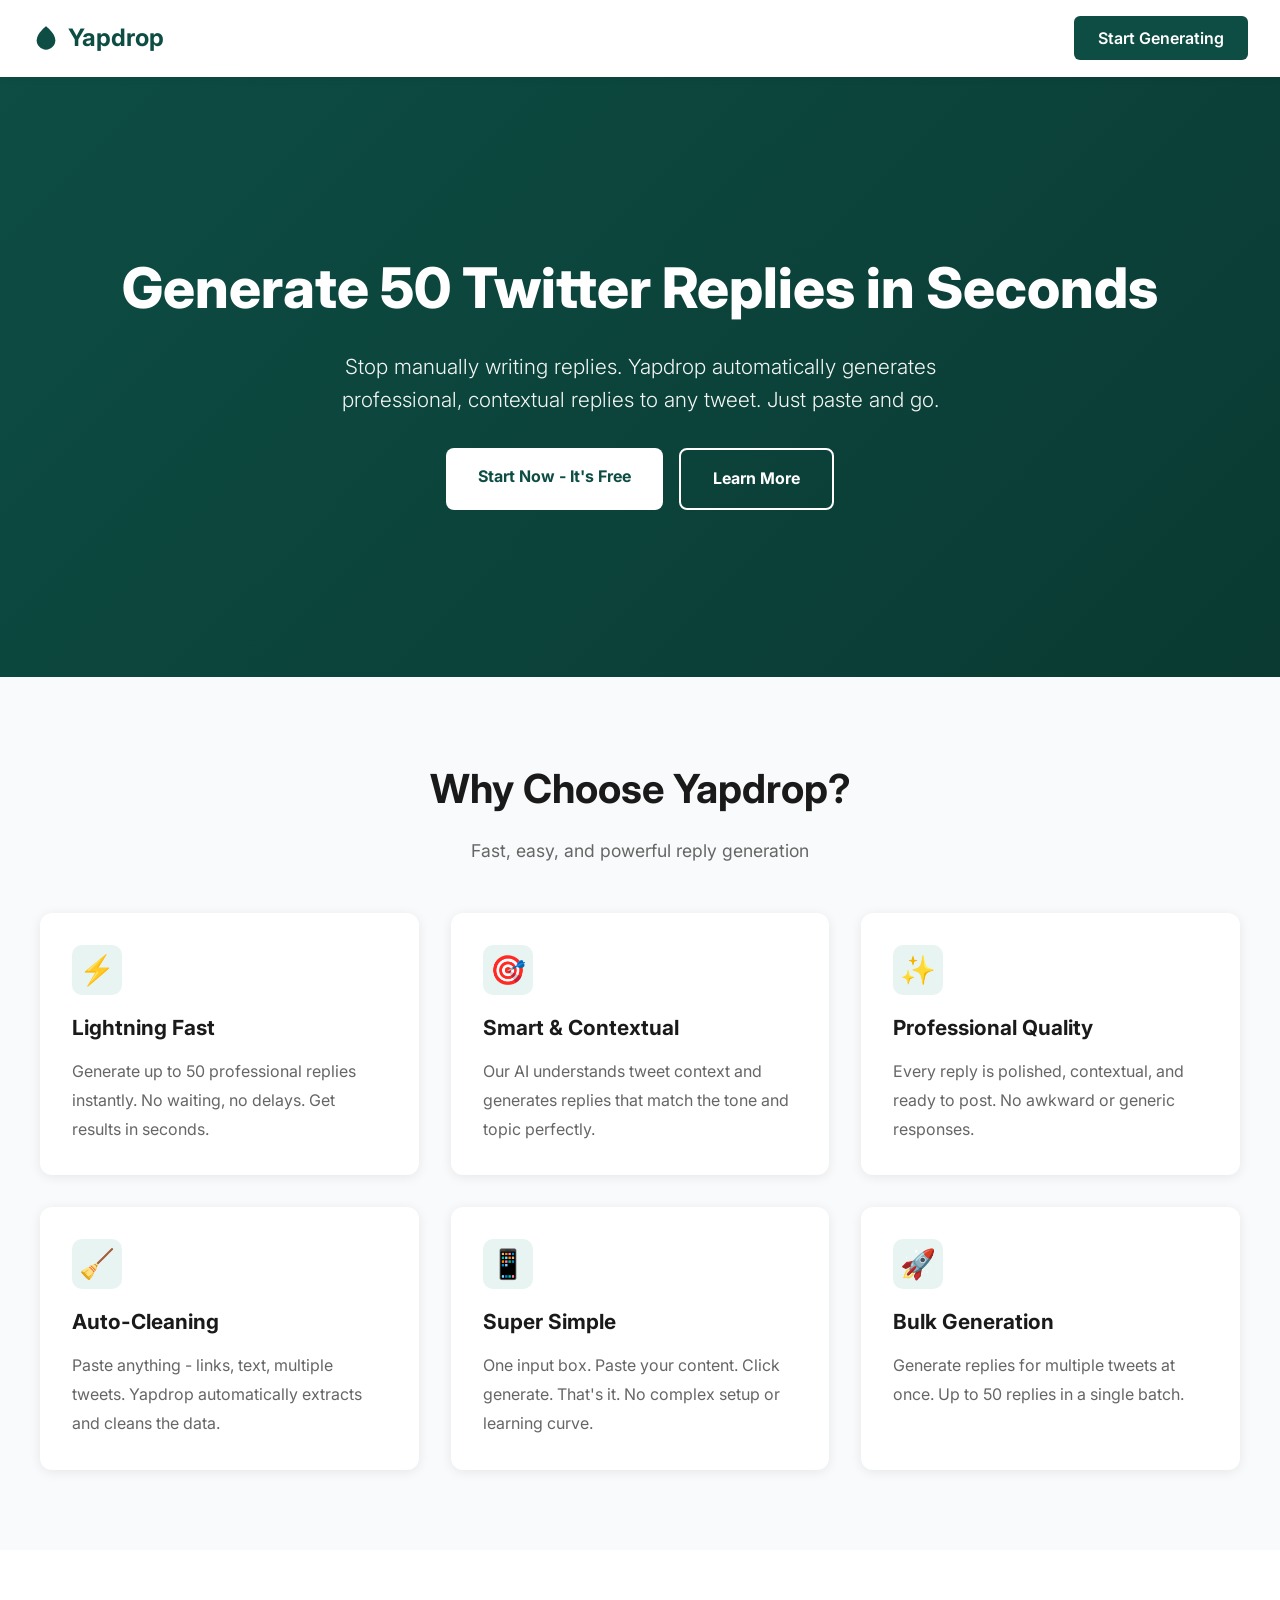
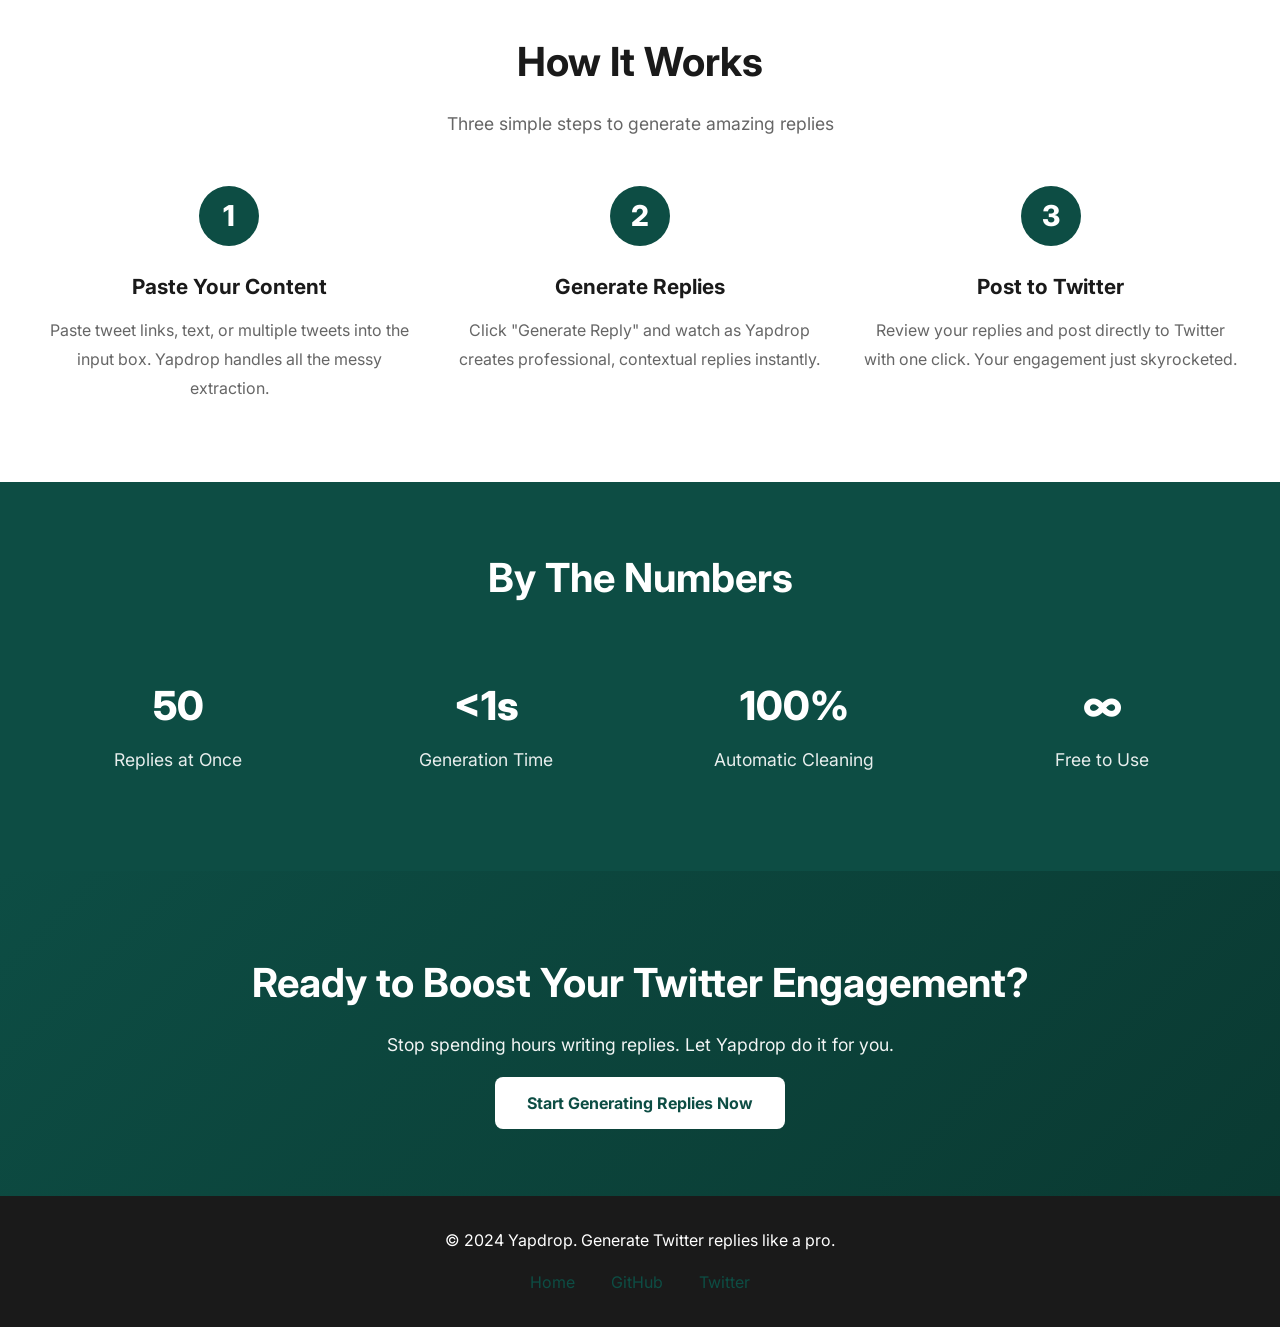
<file: index.html>
<!DOCTYPE html>
<html lang="en">
<head>
    <meta charset="UTF-8">
    <meta name="viewport" content="width=device-width, initial-scale=1.0">
    <title>Yapdrop 💧 - Generate Twitter Replies in Seconds</title>
    <link rel="preconnect" href="https://fonts.googleapis.com">
    <link rel="preconnect" href="https://fonts.gstatic.com" crossorigin>
    <link href="https://fonts.googleapis.com/css2?family=Inter:wght@400;500;600;700;800&display=swap" rel="stylesheet">
     <style>
        * {
            margin: 0;
            padding: 0;
            box-sizing: border-box;
        }

        body {
            font-family: 'Inter', sans-serif;
            line-height: 1.6;
            color: #1a1a1a;
        }

        /* Navigation */
        nav {
            background: #fff;
            padding: 1.2rem 2rem;
            display: flex;
            justify-content: space-between;
            align-items: center;
            box-shadow: 0 2px 8px rgba(0, 0, 0, 0.05);
            position: sticky;
            top: 0;
            z-index: 100;
        }

        .logo {
            display: flex;
            align-items: center;
            gap: 0.5rem;
            font-size: 1.5rem;
            font-weight: 700;
            color: #0D4D44;
        }

        .logo svg {
            width: 28px;
            height: 28px;
        }

        nav a {
            color: #666;
            text-decoration: none;
            font-weight: 500;
            transition: color 0.3s;
        }

        nav a:hover {
            color: #0D4D44;
        }

        .cta-button {
            background: #0D4D44;
            color: white;
            padding: 0.75rem 1.5rem;
            border-radius: 6px;
            text-decoration: none;
            font-weight: 600;
            transition: all 0.3s;
            border: none;
            cursor: pointer;
        }

        .cta-button:hover {
            background: #0a3a32;
            transform: translateY(-2px);
            box-shadow: 0 4px 12px rgba(13, 77, 68, 0.3);
        }

        /* Hero Section */
        .hero {
            background: linear-gradient(135deg, #0D4D44 0%, #0a3a32 100%);
            color: white;
            padding: 6rem 2rem;
            text-align: center;
            min-height: 600px;
            display: flex;
            flex-direction: column;
            justify-content: center;
            align-items: center;
        }

        .hero h1 {
            font-size: 3.5rem;
            margin-bottom: 1rem;
            font-weight: 800;
        }

        .hero p {
            font-size: 1.3rem;
            margin-bottom: 2rem;
            max-width: 600px;
            opacity: 0.95;
            font-weight: 300;
        }

        .hero-buttons {
            display: flex;
            gap: 1rem;
            justify-content: center;
            flex-wrap: wrap;
        }

        .btn-primary {
            background: white;
            color: #0D4D44;
            padding: 1rem 2rem;
            border-radius: 8px;
            font-weight: 700;
            text-decoration: none;
            transition: all 0.3s;
            border: none;
            cursor: pointer;
            font-size: 1rem;
        }

        .btn-primary:hover {
            transform: translateY(-3px);
            box-shadow: 0 8px 20px rgba(0, 0, 0, 0.2);
        }

        .btn-secondary {
            background: transparent;
            color: white;
            padding: 1rem 2rem;
            border-radius: 8px;
            font-weight: 700;
            text-decoration: none;
            border: 2px solid white;
            transition: all 0.3s;
            cursor: pointer;
            font-size: 1rem;
        }

        .btn-secondary:hover {
            background: rgba(255, 255, 255, 0.1);
        }

        /* Features Section */
        .features {
            padding: 5rem 2rem;
            background: #f9fafb;
        }

        .container {
            max-width: 1200px;
            margin: 0 auto;
        }

        .section-title {
            text-align: center;
            font-size: 2.5rem;
            margin-bottom: 1rem;
            color: #1a1a1a;
        }

        .section-subtitle {
            text-align: center;
            font-size: 1.1rem;
            color: #666;
            margin-bottom: 3rem;
            max-width: 500px;
            margin-left: auto;
            margin-right: auto;
        }

        .features-grid {
            display: grid;
            grid-template-columns: repeat(auto-fit, minmax(280px, 1fr));
            gap: 2rem;
            margin-top: 3rem;
        }

        .feature-card {
            background: white;
            padding: 2rem;
            border-radius: 12px;
            box-shadow: 0 2px 12px rgba(0, 0, 0, 0.08);
            transition: all 0.3s;
        }

        .feature-card:hover {
            transform: translateY(-8px);
            box-shadow: 0 8px 24px rgba(0, 0, 0, 0.15);
        }

        .feature-icon {
            width: 50px;
            height: 50px;
            background: #e8f4f2;
            border-radius: 10px;
            display: flex;
            align-items: center;
            justify-content: center;
            font-size: 1.8rem;
            margin-bottom: 1rem;
        }

        .feature-card h3 {
            font-size: 1.3rem;
            margin-bottom: 0.8rem;
            color: #1a1a1a;
        }

        .feature-card p {
            color: #666;
            line-height: 1.8;
        }

        /* How It Works */
        .how-it-works {
            padding: 5rem 2rem;
            background: white;
        }

        .steps-grid {
            display: grid;
            grid-template-columns: repeat(auto-fit, minmax(250px, 1fr));
            gap: 2rem;
            margin-top: 3rem;
        }

        .step {
            text-align: center;
        }

        .step-number {
            width: 60px;
            height: 60px;
            background: #0D4D44;
            color: white;
            border-radius: 50%;
            display: flex;
            align-items: center;
            justify-content: center;
            font-size: 1.8rem;
            font-weight: 800;
            margin: 0 auto 1.5rem;
        }

        .step h3 {
            font-size: 1.3rem;
            margin-bottom: 0.8rem;
            color: #1a1a1a;
        }

        .step p {
            color: #666;
            line-height: 1.8;
        }

        /* Stats Section */
        .stats {
            background: #0D4D44;
            color: white;
            padding: 4rem 2rem;
            text-align: center;
        }

        .stats-grid {
            display: grid;
            grid-template-columns: repeat(auto-fit, minmax(200px, 1fr));
            gap: 2rem;
            margin-top: 2rem;
        }

        .stat {
            padding: 2rem;
        }

        .stat-number {
            font-size: 2.5rem;
            font-weight: 800;
            margin-bottom: 0.5rem;
        }

        .stat-label {
            font-size: 1.1rem;
            opacity: 0.9;
        }

        /* CTA Section */
        .cta-section {
            background: linear-gradient(135deg, #0D4D44 0%, #0a3a32 100%);
            color: white;
            padding: 5rem 2rem;
            text-align: center;
        }

        .cta-section h2 {
            font-size: 2.5rem;
            margin-bottom: 1rem;
        }

        .cta-section p {
            font-size: 1.1rem;
            margin-bottom: 2rem;
            opacity: 0.95;
        }

        /* Footer */
        footer {
            background: #1a1a1a;
            color: white;
            padding: 2rem;
            text-align: center;
        }

        footer p {
            margin-bottom: 0.5rem;
        }

        .footer-links {
            margin-top: 1rem;
        }

        .footer-links a {
            color: #0D4D44;
            text-decoration: none;
            margin: 0 1rem;
        }

        .footer-links a:hover {
            text-decoration: underline;
        }

        /* Responsive */
        @media (max-width: 768px) {
            .hero h1 {
                font-size: 2rem;
            }

            .hero p {
                font-size: 1rem;
            }

            .section-title {
                font-size: 2rem;
            }

            .hero-buttons {
                flex-direction: column;
            }

            .btn-primary, .btn-secondary {
                width: 100%;
            }

            nav {
                flex-direction: column;
                gap: 1rem;
            }
        }
    </style>
</head>
<body>
    <!-- Navigation -->
    <nav>
        <div class="logo">
            <svg width="24" height="24" viewBox="0 0 24 24" fill="none" xmlns="http://www.w3.org/2000/svg">
                <path d="M12 22C16.4183 22 20 18.4183 20 14C20 8 12 2 12 2C12 2 4 8 4 14C4 18.4183 7.58172 22 12 22Z" fill="#0D4D44"/>
            </svg>
            Yapdrop
        </div>
        <div>
            <a href="/app" class="cta-button">Start Generating</a>
        </div>
    </nav>

    <!-- Hero Section -->
    <section class="hero">
        <h1>Generate 50 Twitter Replies in Seconds</h1>
        <p>Stop manually writing replies. Yapdrop automatically generates professional, contextual replies to any tweet. Just paste and go.</p>
        <div class="hero-buttons">
            <a href="/app" class="btn-primary">Start Now - It's Free</a>
            <a href="#features" class="btn-secondary">Learn More</a>
        </div>
    </section>

    <!-- Features Section -->
    <section class="features" id="features">
        <div class="container">
            <h2 class="section-title">Why Choose Yapdrop?</h2>
            <p class="section-subtitle">Fast, easy, and powerful reply generation</p>
            
            <div class="features-grid">
                <div class="feature-card">
                    <div class="feature-icon">⚡</div>
                    <h3>Lightning Fast</h3>
                    <p>Generate up to 50 professional replies instantly. No waiting, no delays. Get results in seconds.</p>
                </div>

                <div class="feature-card">
                    <div class="feature-icon">🎯</div>
                    <h3>Smart & Contextual</h3>
                    <p>Our AI understands tweet context and generates replies that match the tone and topic perfectly.</p>
                </div>

                <div class="feature-card">
                    <div class="feature-icon">✨</div>
                    <h3>Professional Quality</h3>
                    <p>Every reply is polished, contextual, and ready to post. No awkward or generic responses.</p>
                </div>

                <div class="feature-card">
                    <div class="feature-icon">🧹</div>
                    <h3>Auto-Cleaning</h3>
                    <p>Paste anything - links, text, multiple tweets. Yapdrop automatically extracts and cleans the data.</p>
                </div>

                <div class="feature-card">
                    <div class="feature-icon">📱</div>
                    <h3>Super Simple</h3>
                    <p>One input box. Paste your content. Click generate. That's it. No complex setup or learning curve.</p>
                </div>

                <div class="feature-card">
                    <div class="feature-icon">🚀</div>
                    <h3>Bulk Generation</h3>
                    <p>Generate replies for multiple tweets at once. Up to 50 replies in a single batch.</p>
                </div>
            </div>
        </div>
    </section>

    <!-- How It Works -->
    <section class="how-it-works">
        <div class="container">
            <h2 class="section-title">How It Works</h2>
            <p class="section-subtitle">Three simple steps to generate amazing replies</p>
            
            <div class="steps-grid">
                <div class="step">
                    <div class="step-number">1</div>
                    <h3>Paste Your Content</h3>
                    <p>Paste tweet links, text, or multiple tweets into the input box. Yapdrop handles all the messy extraction.</p>
                </div>

                <div class="step">
                    <div class="step-number">2</div>
                    <h3>Generate Replies</h3>
                    <p>Click "Generate Reply" and watch as Yapdrop creates professional, contextual replies instantly.</p>
                </div>

                <div class="step">
                    <div class="step-number">3</div>
                    <h3>Post to Twitter</h3>
                    <p>Review your replies and post directly to Twitter with one click. Your engagement just skyrocketed.</p>
                </div>
            </div>
        </div>
    </section>

    <!-- Stats Section -->
    <section class="stats">
        <div class="container">
            <h2 class="section-title" style="color: white;">By The Numbers</h2>
            
            <div class="stats-grid">
                <div class="stat">
                    <div class="stat-number">50</div>
                    <div class="stat-label">Replies at Once</div>
                </div>

                <div class="stat">
                    <div class="stat-number">&lt;1s</div>
                    <div class="stat-label">Generation Time</div>
                </div>

                <div class="stat">
                    <div class="stat-number">100%</div>
                    <div class="stat-label">Automatic Cleaning</div>
                </div>

                <div class="stat">
                    <div class="stat-number">∞</div>
                    <div class="stat-label">Free to Use</div>
                </div>
            </div>
        </div>
    </section>

    <!-- CTA Section -->
    <section class="cta-section">
        <div class="container">
            <h2>Ready to Boost Your Twitter Engagement?</h2>
            <p>Stop spending hours writing replies. Let Yapdrop do it for you.</p>
            <a href="/app" class="btn-primary">Start Generating Replies Now</a>
        </div>
    </section>

    <!-- Footer -->
    <footer>
        <p>&copy; 2024 Yapdrop. Generate Twitter replies like a pro.</p>
        <div class="footer-links">
            <a href="landing.html">Home</a>
            <a href="https://github.com/Damilare10/yapdrop" target="_blank">GitHub</a>
            <a href="https://twitter.com" target="_blank">Twitter</a>
        </div>
    </footer>

    
</body>
</html>
</file>
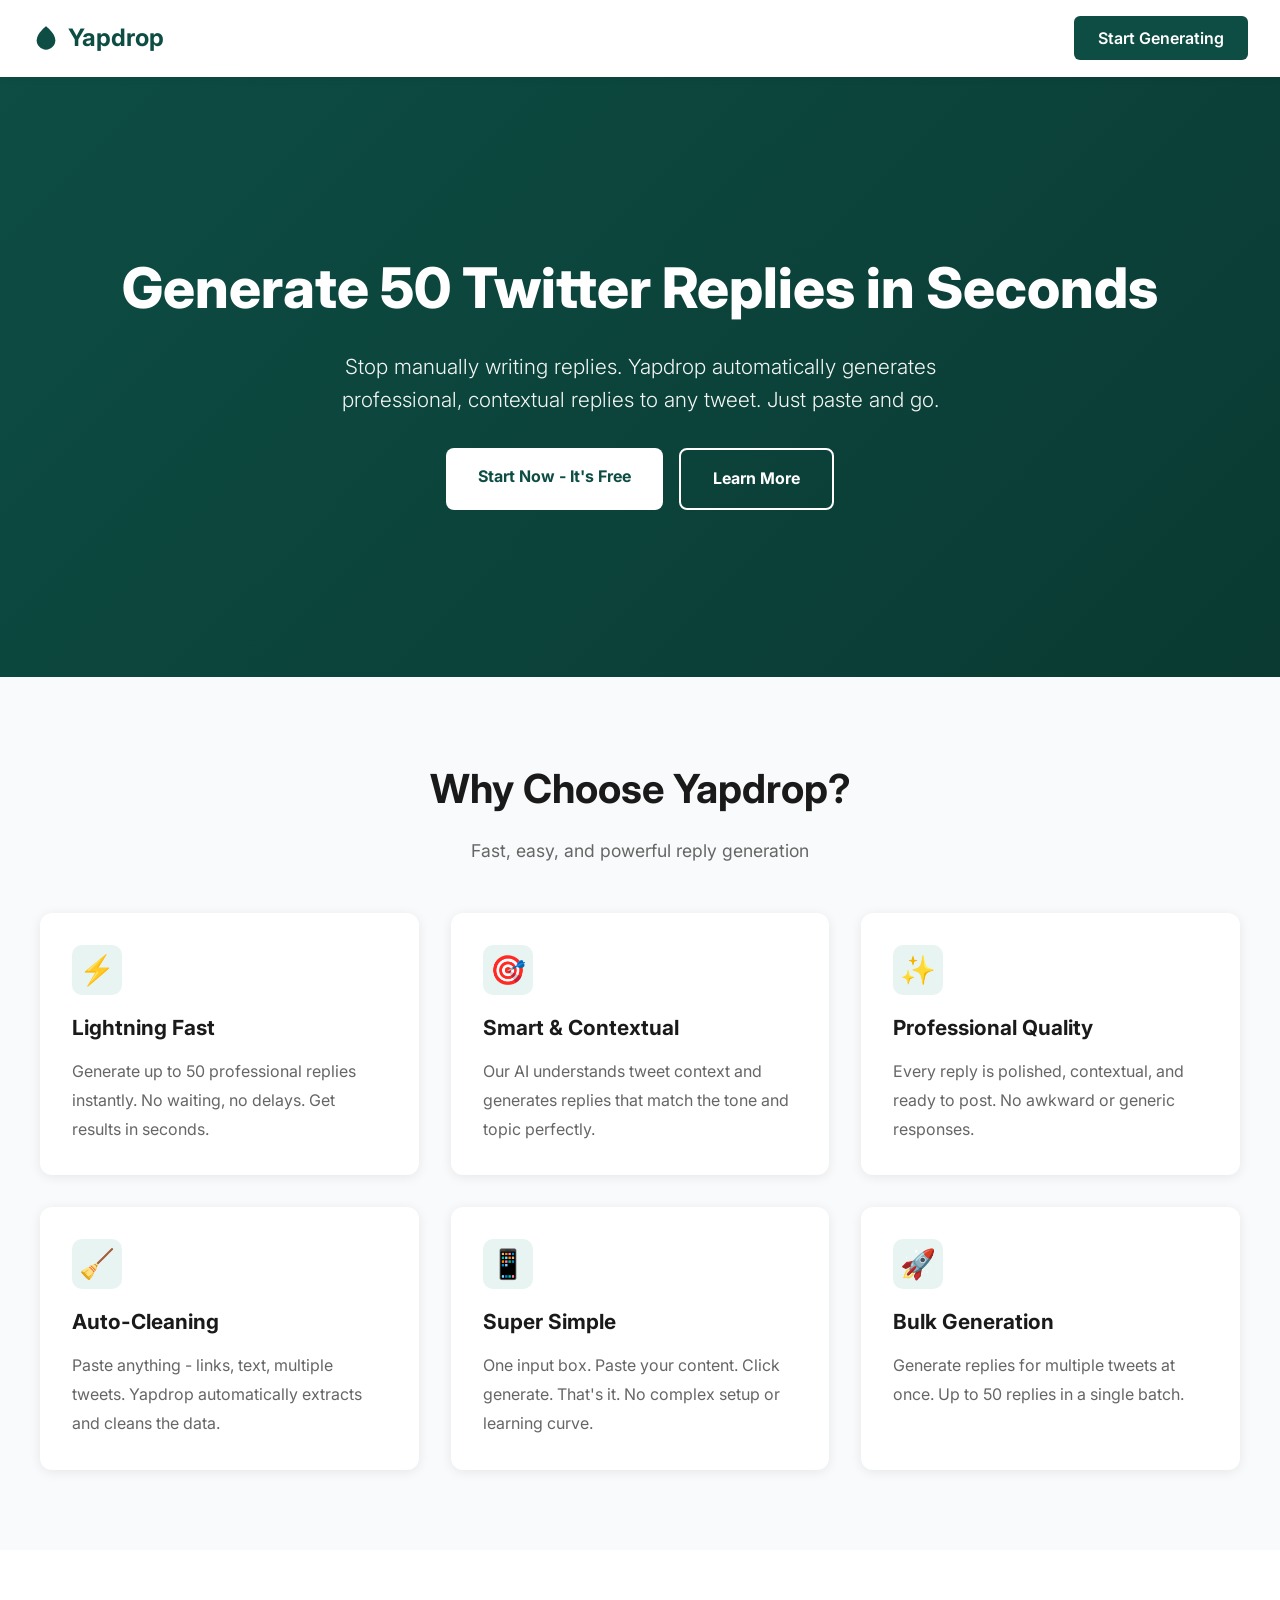
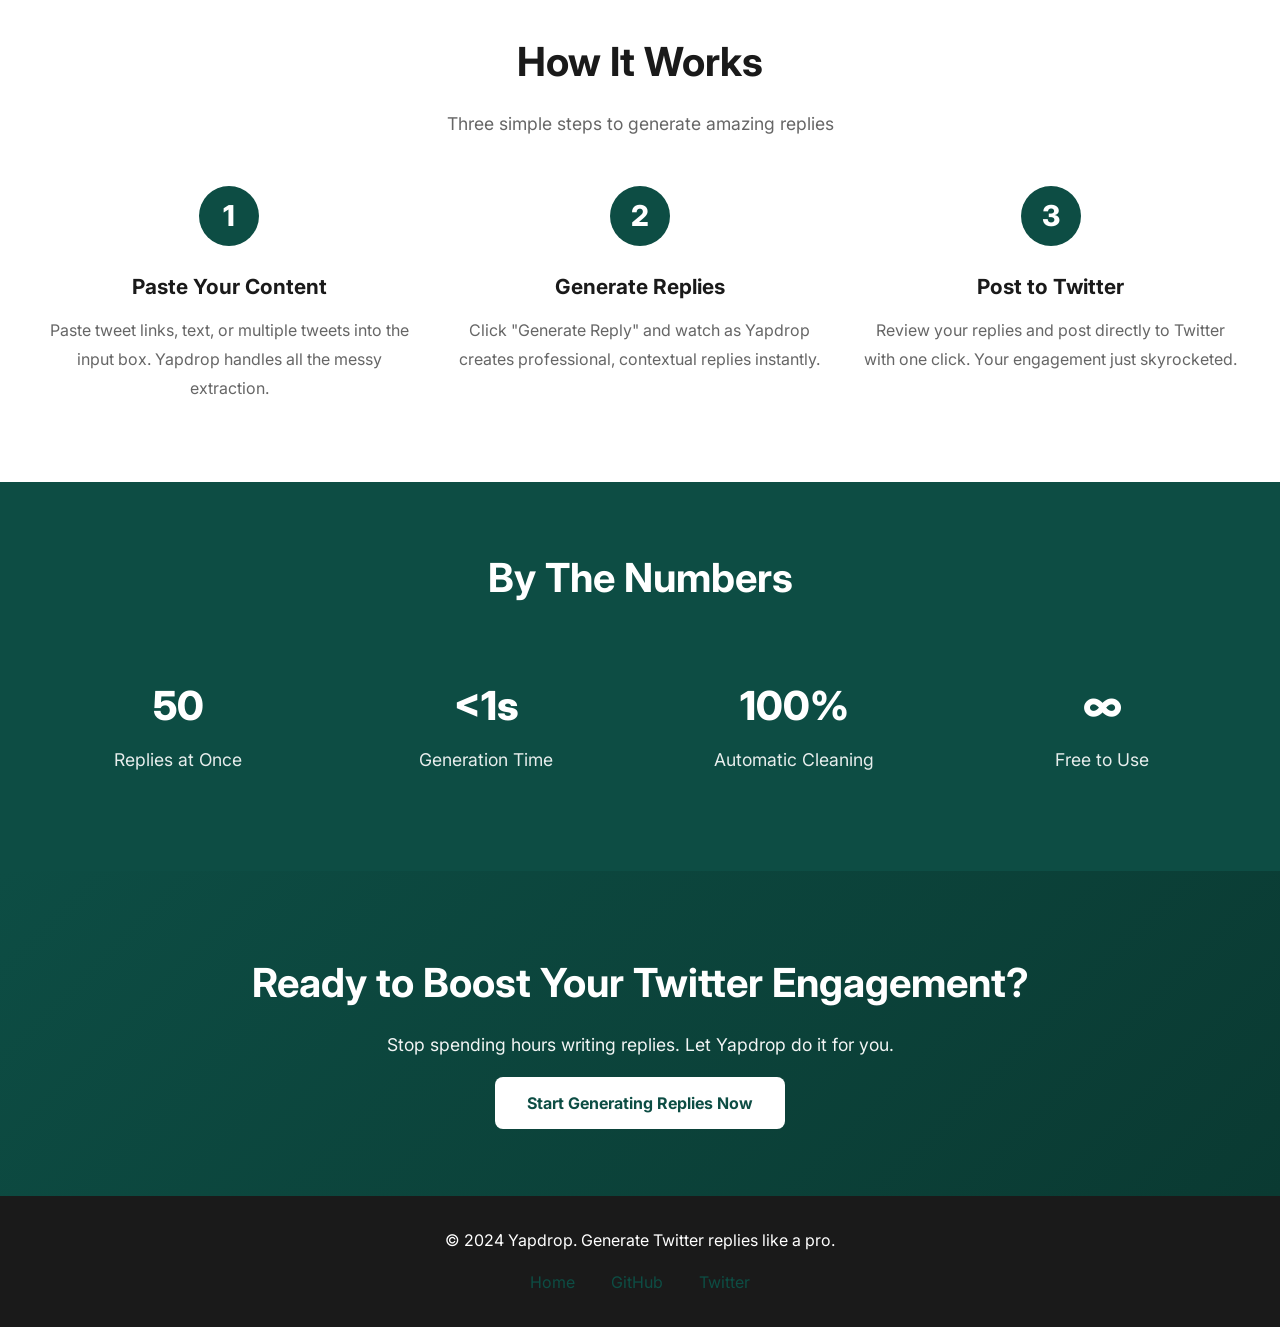
<file: landing.html>
<!DOCTYPE html>
<html lang="en">
<head>
    <meta charset="UTF-8">
    <meta name="viewport" content="width=device-width, initial-scale=1.0">
    <title>Yapdrop 💧 - Generate Twitter Replies in Seconds</title>
    <link rel="preconnect" href="https://fonts.googleapis.com">
    <link rel="preconnect" href="https://fonts.gstatic.com" crossorigin>
    <link href="https://fonts.googleapis.com/css2?family=Inter:wght@400;500;600;700;800&display=swap" rel="stylesheet">
    <script defer src="https://cloud.umami.is/script.js" data-website-id="6d46ab6c-1475-4475-8c4b-d8a9c3b5e7a9"></script>
    <style>
        * {
            margin: 0;
            padding: 0;
            box-sizing: border-box;
        }

        body {
            font-family: 'Inter', sans-serif;
            line-height: 1.6;
            color: #1a1a1a;
        }

        /* Navigation */
        nav {
            background: #fff;
            padding: 1.2rem 2rem;
            display: flex;
            justify-content: space-between;
            align-items: center;
            box-shadow: 0 2px 8px rgba(0, 0, 0, 0.05);
            position: sticky;
            top: 0;
            z-index: 100;
        }

        .logo {
            display: flex;
            align-items: center;
            gap: 0.5rem;
            font-size: 1.5rem;
            font-weight: 700;
            color: #0D4D44;
        }

        .logo svg {
            width: 28px;
            height: 28px;
        }

        nav a {
            color: #666;
            text-decoration: none;
            font-weight: 500;
            transition: color 0.3s;
        }

        nav a:hover {
            color: #0D4D44;
        }

        .cta-button {
            background: #0D4D44;
            color: white;
            padding: 0.75rem 1.5rem;
            border-radius: 6px;
            text-decoration: none;
            font-weight: 600;
            transition: all 0.3s;
            border: none;
            cursor: pointer;
        }

        .cta-button:hover {
            background: #0a3a32;
            transform: translateY(-2px);
            box-shadow: 0 4px 12px rgba(13, 77, 68, 0.3);
        }

        /* Hero Section */
        .hero {
            background: linear-gradient(135deg, #0D4D44 0%, #0a3a32 100%);
            color: white;
            padding: 6rem 2rem;
            text-align: center;
            min-height: 600px;
            display: flex;
            flex-direction: column;
            justify-content: center;
            align-items: center;
        }

        .hero h1 {
            font-size: 3.5rem;
            margin-bottom: 1rem;
            font-weight: 800;
        }

        .hero p {
            font-size: 1.3rem;
            margin-bottom: 2rem;
            max-width: 600px;
            opacity: 0.95;
            font-weight: 300;
        }

        .hero-buttons {
            display: flex;
            gap: 1rem;
            justify-content: center;
            flex-wrap: wrap;
        }

        .btn-primary {
            background: white;
            color: #0D4D44;
            padding: 1rem 2rem;
            border-radius: 8px;
            font-weight: 700;
            text-decoration: none;
            transition: all 0.3s;
            border: none;
            cursor: pointer;
            font-size: 1rem;
        }

        .btn-primary:hover {
            transform: translateY(-3px);
            box-shadow: 0 8px 20px rgba(0, 0, 0, 0.2);
        }

        .btn-secondary {
            background: transparent;
            color: white;
            padding: 1rem 2rem;
            border-radius: 8px;
            font-weight: 700;
            text-decoration: none;
            border: 2px solid white;
            transition: all 0.3s;
            cursor: pointer;
            font-size: 1rem;
        }

        .btn-secondary:hover {
            background: rgba(255, 255, 255, 0.1);
        }

        /* Features Section */
        .features {
            padding: 5rem 2rem;
            background: #f9fafb;
        }

        .container {
            max-width: 1200px;
            margin: 0 auto;
        }

        .section-title {
            text-align: center;
            font-size: 2.5rem;
            margin-bottom: 1rem;
            color: #1a1a1a;
        }

        .section-subtitle {
            text-align: center;
            font-size: 1.1rem;
            color: #666;
            margin-bottom: 3rem;
            max-width: 500px;
            margin-left: auto;
            margin-right: auto;
        }

        .features-grid {
            display: grid;
            grid-template-columns: repeat(auto-fit, minmax(280px, 1fr));
            gap: 2rem;
            margin-top: 3rem;
        }

        .feature-card {
            background: white;
            padding: 2rem;
            border-radius: 12px;
            box-shadow: 0 2px 12px rgba(0, 0, 0, 0.08);
            transition: all 0.3s;
        }

        .feature-card:hover {
            transform: translateY(-8px);
            box-shadow: 0 8px 24px rgba(0, 0, 0, 0.15);
        }

        .feature-icon {
            width: 50px;
            height: 50px;
            background: #e8f4f2;
            border-radius: 10px;
            display: flex;
            align-items: center;
            justify-content: center;
            font-size: 1.8rem;
            margin-bottom: 1rem;
        }

        .feature-card h3 {
            font-size: 1.3rem;
            margin-bottom: 0.8rem;
            color: #1a1a1a;
        }

        .feature-card p {
            color: #666;
            line-height: 1.8;
        }

        /* How It Works */
        .how-it-works {
            padding: 5rem 2rem;
            background: white;
        }

        .steps-grid {
            display: grid;
            grid-template-columns: repeat(auto-fit, minmax(250px, 1fr));
            gap: 2rem;
            margin-top: 3rem;
        }

        .step {
            text-align: center;
        }

        .step-number {
            width: 60px;
            height: 60px;
            background: #0D4D44;
            color: white;
            border-radius: 50%;
            display: flex;
            align-items: center;
            justify-content: center;
            font-size: 1.8rem;
            font-weight: 800;
            margin: 0 auto 1.5rem;
        }

        .step h3 {
            font-size: 1.3rem;
            margin-bottom: 0.8rem;
            color: #1a1a1a;
        }

        .step p {
            color: #666;
            line-height: 1.8;
        }

        /* Stats Section */
        .stats {
            background: #0D4D44;
            color: white;
            padding: 4rem 2rem;
            text-align: center;
        }

        .stats-grid {
            display: grid;
            grid-template-columns: repeat(auto-fit, minmax(200px, 1fr));
            gap: 2rem;
            margin-top: 2rem;
        }

        .stat {
            padding: 2rem;
        }

        .stat-number {
            font-size: 2.5rem;
            font-weight: 800;
            margin-bottom: 0.5rem;
        }

        .stat-label {
            font-size: 1.1rem;
            opacity: 0.9;
        }

        /* CTA Section */
        .cta-section {
            background: linear-gradient(135deg, #0D4D44 0%, #0a3a32 100%);
            color: white;
            padding: 5rem 2rem;
            text-align: center;
        }

        .cta-section h2 {
            font-size: 2.5rem;
            margin-bottom: 1rem;
        }

        .cta-section p {
            font-size: 1.1rem;
            margin-bottom: 2rem;
            opacity: 0.95;
        }

        /* Footer */
        footer {
            background: #1a1a1a;
            color: white;
            padding: 2rem;
            text-align: center;
        }

        footer p {
            margin-bottom: 0.5rem;
        }

        .footer-links {
            margin-top: 1rem;
        }

        .footer-links a {
            color: #0D4D44;
            text-decoration: none;
            margin: 0 1rem;
        }

        .footer-links a:hover {
            text-decoration: underline;
        }

        /* Responsive */
        @media (max-width: 768px) {
            .hero h1 {
                font-size: 2rem;
            }

            .hero p {
                font-size: 1rem;
            }

            .section-title {
                font-size: 2rem;
            }

            .hero-buttons {
                flex-direction: column;
            }

            .btn-primary, .btn-secondary {
                width: 100%;
            }

            nav {
                flex-direction: column;
                gap: 1rem;
            }
        }
    </style>
</head>
<body>
    <!-- Navigation -->
    <nav>
        <div class="logo">
            <svg width="24" height="24" viewBox="0 0 24 24" fill="none" xmlns="http://www.w3.org/2000/svg">
                <path d="M12 22C16.4183 22 20 18.4183 20 14C20 8 12 2 12 2C12 2 4 8 4 14C4 18.4183 7.58172 22 12 22Z" fill="#0D4D44"/>
            </svg>
            Yapdrop
        </div>
        <div>
            <a href="index.html" class="cta-button">Start Generating</a>
        </div>
    </nav>

    <!-- Hero Section -->
    <section class="hero">
        <h1>Generate 50 Twitter Replies in Seconds</h1>
        <p>Stop manually writing replies. Yapdrop automatically generates professional, contextual replies to any tweet. Just paste and go.</p>
        <div class="hero-buttons">
            <a href="index.html" class="btn-primary">Start Now - It's Free</a>
            <a href="#features" class="btn-secondary">Learn More</a>
        </div>
    </section>

    <!-- Features Section -->
    <section class="features" id="features">
        <div class="container">
            <h2 class="section-title">Why Choose Yapdrop?</h2>
            <p class="section-subtitle">Fast, easy, and powerful reply generation</p>
            
            <div class="features-grid">
                <div class="feature-card">
                    <div class="feature-icon">⚡</div>
                    <h3>Lightning Fast</h3>
                    <p>Generate up to 50 professional replies instantly. No waiting, no delays. Get results in seconds.</p>
                </div>

                <div class="feature-card">
                    <div class="feature-icon">🎯</div>
                    <h3>Smart & Contextual</h3>
                    <p>Our AI understands tweet context and generates replies that match the tone and topic perfectly.</p>
                </div>

                <div class="feature-card">
                    <div class="feature-icon">✨</div>
                    <h3>Professional Quality</h3>
                    <p>Every reply is polished, contextual, and ready to post. No awkward or generic responses.</p>
                </div>

                <div class="feature-card">
                    <div class="feature-icon">🧹</div>
                    <h3>Auto-Cleaning</h3>
                    <p>Paste anything - links, text, multiple tweets. Yapdrop automatically extracts and cleans the data.</p>
                </div>

                <div class="feature-card">
                    <div class="feature-icon">📱</div>
                    <h3>Super Simple</h3>
                    <p>One input box. Paste your content. Click generate. That's it. No complex setup or learning curve.</p>
                </div>

                <div class="feature-card">
                    <div class="feature-icon">🚀</div>
                    <h3>Bulk Generation</h3>
                    <p>Generate replies for multiple tweets at once. Up to 50 replies in a single batch.</p>
                </div>
            </div>
        </div>
    </section>

    <!-- How It Works -->
    <section class="how-it-works">
        <div class="container">
            <h2 class="section-title">How It Works</h2>
            <p class="section-subtitle">Three simple steps to generate amazing replies</p>
            
            <div class="steps-grid">
                <div class="step">
                    <div class="step-number">1</div>
                    <h3>Paste Your Content</h3>
                    <p>Paste tweet links, text, or multiple tweets into the input box. Yapdrop handles all the messy extraction.</p>
                </div>

                <div class="step">
                    <div class="step-number">2</div>
                    <h3>Generate Replies</h3>
                    <p>Click "Generate Reply" and watch as Yapdrop creates professional, contextual replies instantly.</p>
                </div>

                <div class="step">
                    <div class="step-number">3</div>
                    <h3>Post to Twitter</h3>
                    <p>Review your replies and post directly to Twitter with one click. Your engagement just skyrocketed.</p>
                </div>
            </div>
        </div>
    </section>

    <!-- Stats Section -->
    <section class="stats">
        <div class="container">
            <h2 class="section-title" style="color: white;">By The Numbers</h2>
            
            <div class="stats-grid">
                <div class="stat">
                    <div class="stat-number">50</div>
                    <div class="stat-label">Replies at Once</div>
                </div>

                <div class="stat">
                    <div class="stat-number">&lt;1s</div>
                    <div class="stat-label">Generation Time</div>
                </div>

                <div class="stat">
                    <div class="stat-number">100%</div>
                    <div class="stat-label">Automatic Cleaning</div>
                </div>

                <div class="stat">
                    <div class="stat-number">∞</div>
                    <div class="stat-label">Free to Use</div>
                </div>
            </div>
        </div>
    </section>

    <!-- CTA Section -->
    <section class="cta-section">
        <div class="container">
            <h2>Ready to Boost Your Twitter Engagement?</h2>
            <p>Stop spending hours writing replies. Let Yapdrop do it for you.</p>
            <a href="index.html" class="btn-primary">Start Generating Replies Now</a>
        </div>
    </section>

    <!-- Footer -->
    <footer>
        <p>&copy; 2024 Yapdrop. Generate Twitter replies like a pro.</p>
        <div class="footer-links">
            <a href="landing.html">Home</a>
            <a href="https://github.com/Damilare10/yapdrop" target="_blank">GitHub</a>
            <a href="https://twitter.com" target="_blank">Twitter</a>
        </div>
    </footer>

    <script>
        // Track landing page views
        if (window.umami) {
            umami.track('Landing Page View');
        }

        // Track CTA clicks
        document.querySelectorAll('a[href="index.html"]').forEach(link => {
            link.addEventListener('click', () => {
                if (window.umami) {
                    umami.track('CTA Click', { source: link.textContent });
                }
            });
        });
    </script>
</body>
</html>
</file>
